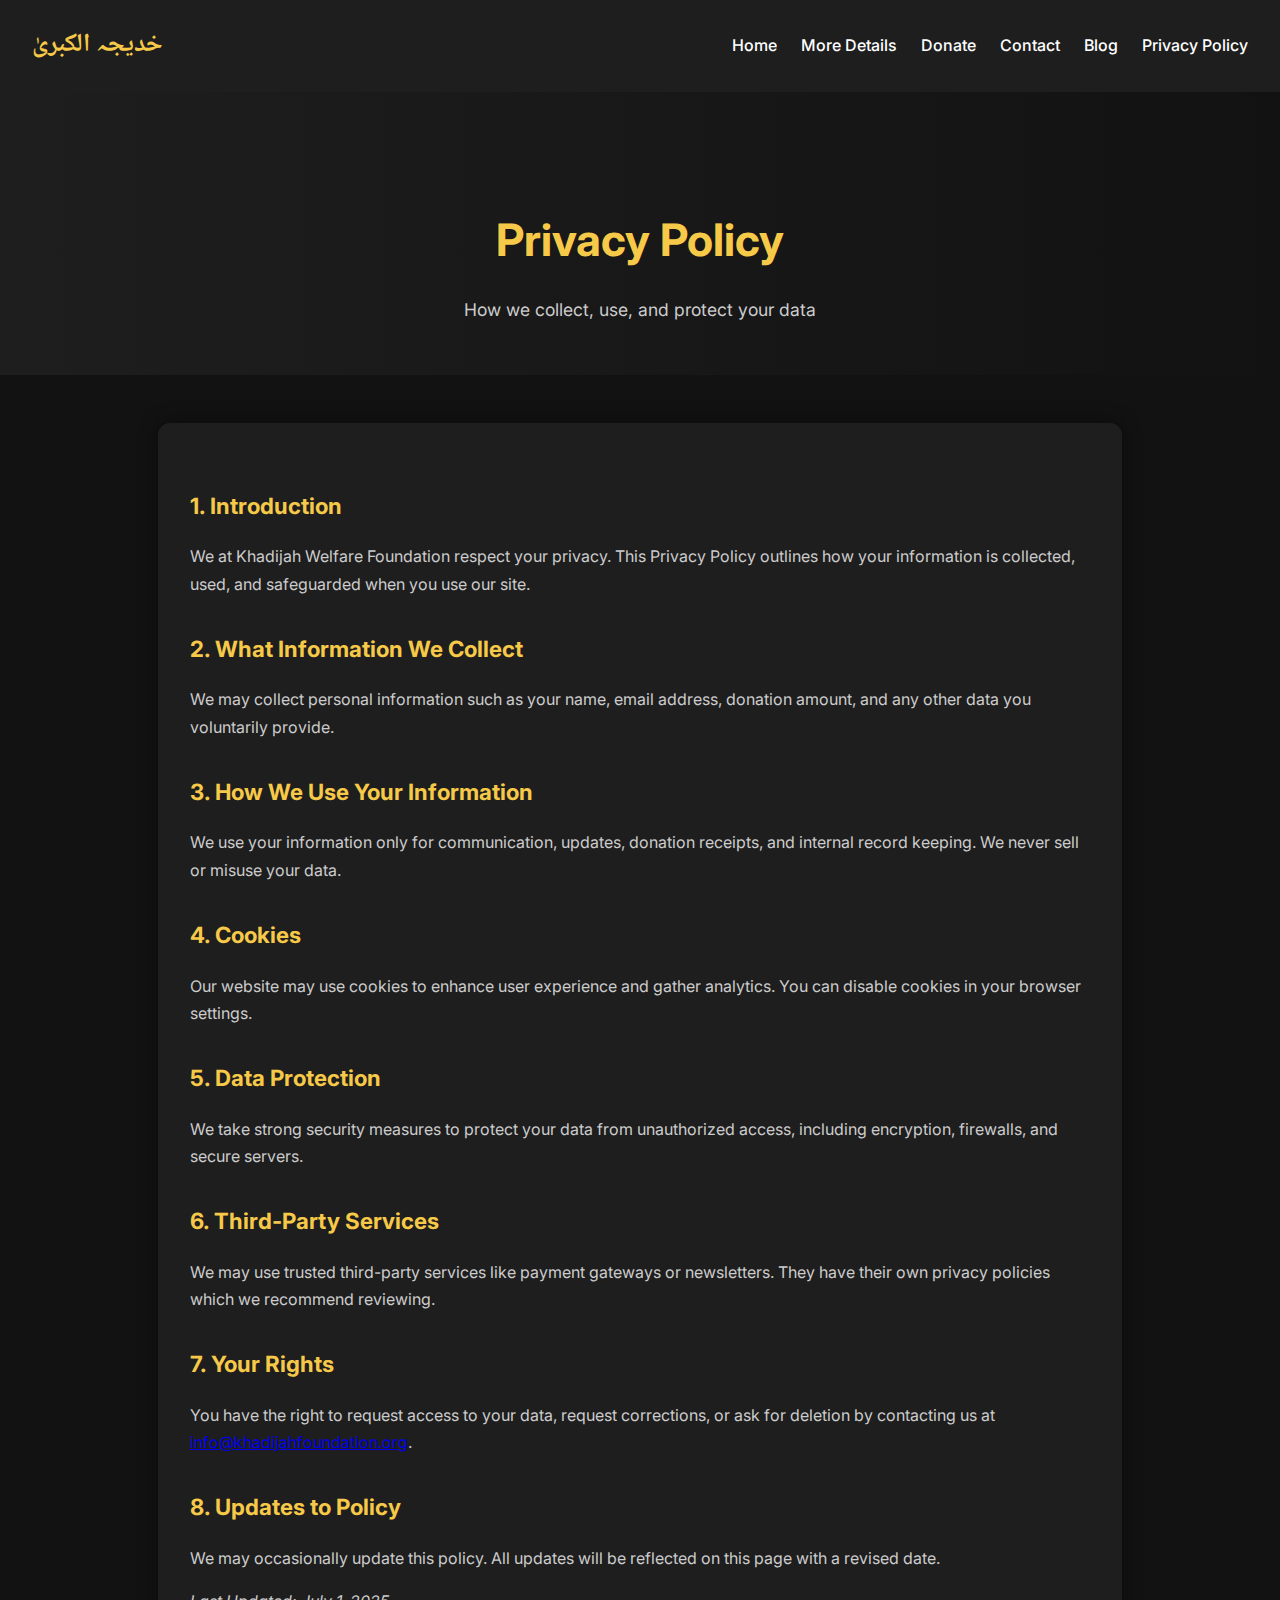
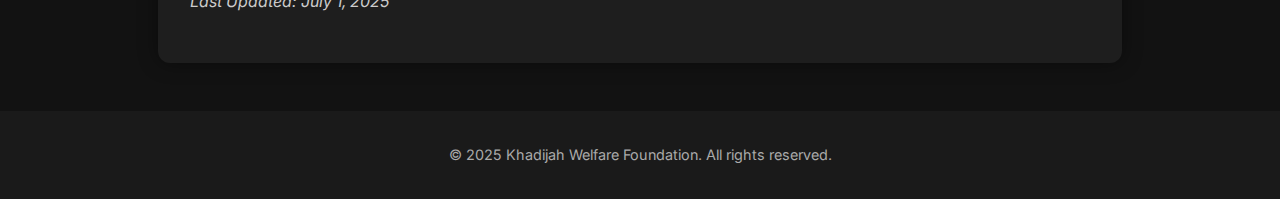
<file: privacy.html>
<!DOCTYPE html>
<html lang="en">

<head>
  <meta charset="UTF-8" />
  <meta name="viewport" content="width=device-width, initial-scale=1.0" />
  <title>Privacy Policy | Khadijah Welfare Foundation</title>
  <link href="https://fonts.googleapis.com/css2?family=Noto+Naskh+Arabic&display=swap" rel="stylesheet">
  <link href="https://fonts.googleapis.com/css2?family=Inter:wght@400;600&display=swap" rel="stylesheet" />
  <style>
    :root {
      --gold: #f7c948;
      --dark: #121212;
      --dark-alt: #1e1e1e;
    }

    body {
      margin: 0;
      font-family: 'Inter', sans-serif;
      background: var(--dark);
      color: #eee;
      line-height: 1.7;
    }

    header {
      background: var(--dark-alt);
      padding: 1.5rem 2rem;
      display: flex;
      justify-content: space-between;
      align-items: center;
      position: sticky;
      top: 0;
      z-index: 100;
    }

    .logo {
      font-family: 'Noto Naskh Arabic', serif;
      font-size: 1.6rem;
      font-weight: bold;
      color: var(--gold);
    }

    nav {
      display: flex;
      gap: 1.5rem;
    }

    nav a {
      color: #fff;
      text-decoration: none;
      font-weight: 500;
      transition: 0.3s;
    }

    .menu-toggle {
      display: none;
      font-size: 1.8rem;
      cursor: pointer;
      color: #fff;
    }

    @media (max-width: 768px) {
      .menu-toggle {
        display: block;
      }

      nav {
        position: absolute;
        top: 100%;
        left: 0;
        right: 0;
        background: var(--dark-alt);
        flex-direction: column;
        align-items: center;
        display: none;
      }

      nav.show {
        display: flex;
      }

      nav a {
        padding: 1rem 0;
        width: 100%;
        text-align: center;
        border-top: 1px solid #333;
      }
    }


    nav a:hover {
      color: var(--gold);
    }

    .hero {
      background: linear-gradient(to right, #1e1e1e, #121212);
      padding: 5rem 2rem 2rem;
      text-align: center;
    }

    .hero h1 {
      font-size: 2.8rem;
      color: var(--gold);
      margin-bottom: 0.5rem;
    }

    .hero p {
      color: #ccc;
      font-size: 1.1rem;
    }

    .policy-container {
      max-width: 900px;
      margin: 3rem auto;
      padding: 2rem;
      background: var(--dark-alt);
      border-radius: 12px;
      box-shadow: 0 0 20px rgba(0, 0, 0, 0.4);
    }

    .policy-container h2 {
      color: var(--gold);
      margin-top: 2rem;
      font-size: 1.4rem;
    }

    .policy-container p {
      margin-top: 0.7rem;
      color: #ccc;
    }

    footer {
      background: #1a1a1a;
      padding: 2rem;
      text-align: center;
      font-size: 0.9rem;
      color: #aaa;
    }

    @media (max-width: 768px) {
      .hero h1 {
        font-size: 2rem;
      }

      nav {
        display: none;
      }
    }
  </style>
</head>

<body>

  <header>
    <div class="logo">خدیجہ الکبریٰ</div>
    <div class="menu-toggle" onclick="toggleMenu()">☰</div>
    <nav id="navbar">
      <a href="index.html">Home</a>
      <a href="more-detail.html">More Details</a>
      <a href="index.html#donate">Donate</a>
      <a href="index.html#contact">Contact</a>
      <a href="blog.html">Blog</a>
      <a href="privacy.html">Privacy Policy</a>
    </nav>
  </header>


  <!-- 🔶 HERO SECTION -->
  <section class="hero">
    <h1>Privacy Policy</h1>
    <p>How we collect, use, and protect your data</p>
  </section>

  <!-- 🔶 POLICY CONTENT -->
  <div class="policy-container">
    <h2>1. Introduction</h2>
    <p>We at Khadijah Welfare Foundation respect your privacy. This Privacy Policy outlines how your information is
      collected, used, and safeguarded when you use our site.</p>

    <h2>2. What Information We Collect</h2>
    <p>We may collect personal information such as your name, email address, donation amount, and any other data you
      voluntarily provide.</p>

    <h2>3. How We Use Your Information</h2>
    <p>We use your information only for communication, updates, donation receipts, and internal record keeping. We never
      sell or misuse your data.</p>

    <h2>4. Cookies</h2>
    <p>Our website may use cookies to enhance user experience and gather analytics. You can disable cookies in your
      browser settings.</p>

    <h2>5. Data Protection</h2>
    <p>We take strong security measures to protect your data from unauthorized access, including encryption, firewalls,
      and secure servers.</p>

    <h2>6. Third-Party Services</h2>
    <p>We may use trusted third-party services like payment gateways or newsletters. They have their own privacy
      policies which we recommend reviewing.</p>

    <h2>7. Your Rights</h2>
    <p>You have the right to request access to your data, request corrections, or ask for deletion by contacting us at
      <a href="mailto:info@khadijahfoundation.org">info@khadijahfoundation.org</a>.</p>

    <h2>8. Updates to Policy</h2>
    <p>We may occasionally update this policy. All updates will be reflected on this page with a revised date.</p>

    <p><em>Last Updated: July 1, 2025</em></p>
  </div>

  <footer>
    &copy; 2025 Khadijah Welfare Foundation. All rights reserved.
  </footer>
  <script>
    function toggleMenu() {
      document.getElementById("navbar").classList.toggle("show");
    }
  </script>

</body>

</html>
</file>
